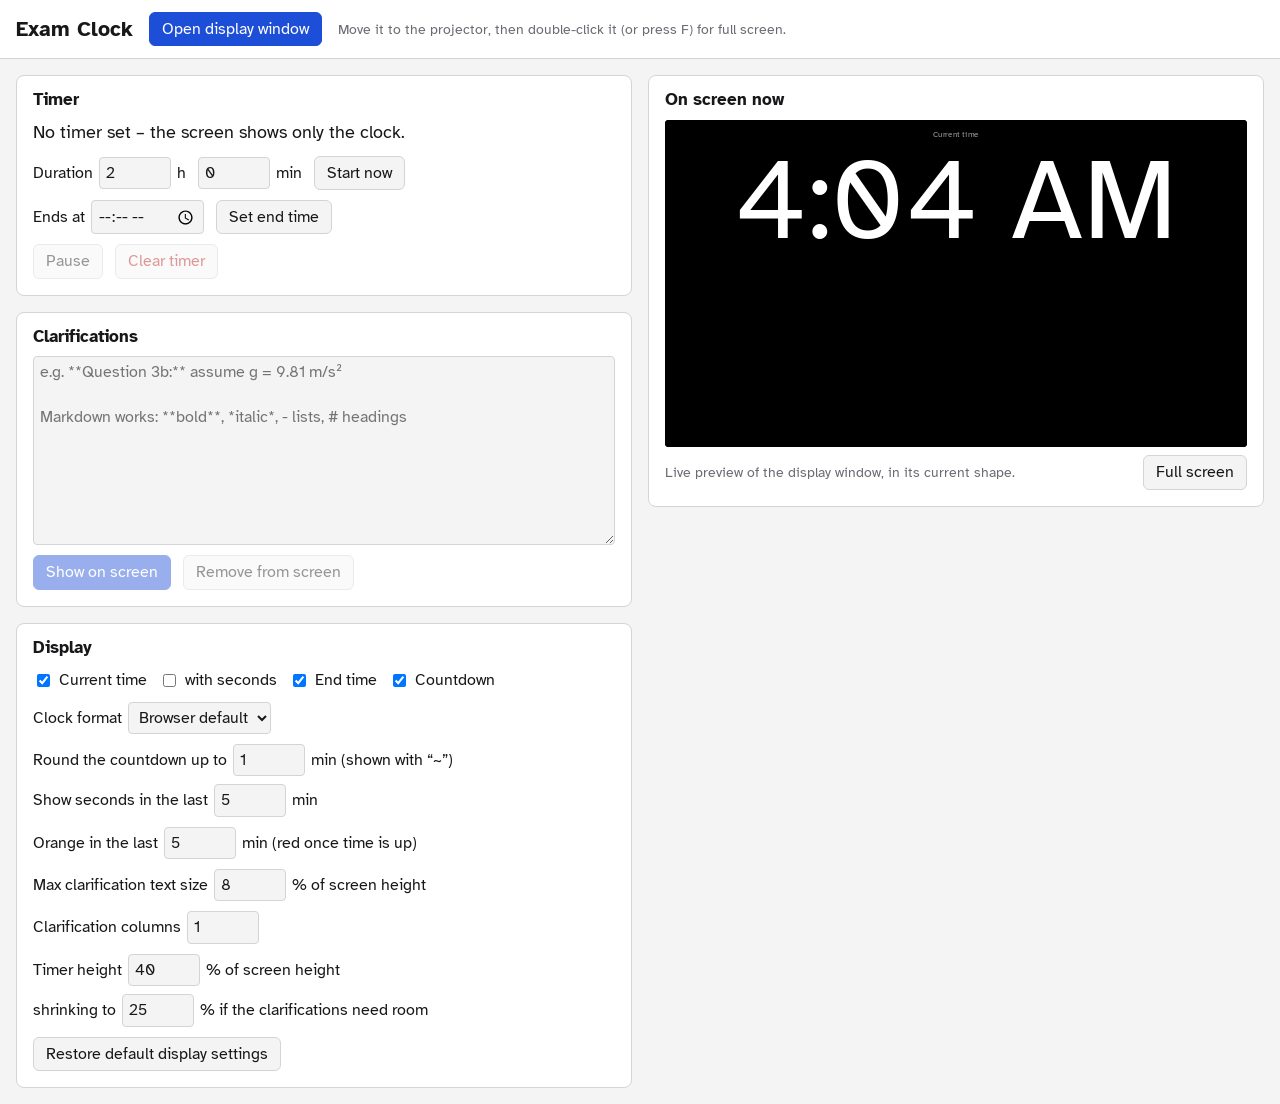
<file: index.html>
<!doctype html>
<html lang="en">
<head>
  <meta charset="utf-8">
  <meta name="viewport" content="width=device-width, initial-scale=1">
  <title>Exam Clock – Control panel</title>
  <link rel="preconnect" href="https://fonts.googleapis.com">
  <link rel="preconnect" href="https://fonts.gstatic.com" crossorigin>
  <link rel="stylesheet" href="https://fonts.googleapis.com/css2?family=Atkinson+Hyperlegible:wght@400;700&display=swap">
  <link rel="stylesheet" href="control.css">
</head>
<body>
  <header>
    <h1>Exam Clock</h1>
    <button id="openDisplay" class="primary">Open display window</button>
    <span class="hint" id="openHint">Move it to the projector, then double-click it (or press F) for full screen.</span>
    <span class="hint" id="popupBlocked" hidden>The browser blocked the pop-up. <a href="display.html" target="examClockDisplay">Open the display in a new tab</a> instead, or use “Full screen” on the preview.</span>
  </header>

  <main>
    <div class="controls">
      <section>
        <h2>Timer</h2>
        <p id="status" class="status">No timer set.</p>

        <form id="durationForm" class="row">
          <label>Duration
            <input id="durH" type="number" min="0" max="23" value="2" inputmode="numeric"> h
          </label>
          <label>
            <input id="durM" type="number" min="0" max="59" value="0" inputmode="numeric"> min
          </label>
          <button type="submit">Start now</button>
        </form>

        <form id="endForm" class="row">
          <label>Ends at <input id="endInput" type="time" required></label>
          <button type="submit">Set end time</button>
        </form>

        <div class="row">
          <button id="pause">Pause</button>
          <button id="reset" class="danger">Clear timer</button>
          <button id="undoClear" hidden>Undo</button>
        </div>
      </section>

      <section>
        <h2>Clarifications</h2>
        <textarea id="notes" rows="8" spellcheck="true"
          placeholder="e.g. **Question 3b:** assume g = 9.81 m/s²&#10;&#10;Markdown works: **bold**, *italic*, - lists, # headings"></textarea>
        <div class="row">
          <button id="publish" class="primary" title="Ctrl+Enter">Show on screen</button>
          <button id="unpublish">Remove from screen</button>
          <span id="notesStatus" class="hint"></span>
        </div>
      </section>

      <section>
        <h2>Display</h2>
        <div class="row">
          <label><input type="checkbox" data-setting="showClock"> Current time</label>
          <label><input type="checkbox" data-setting="clockSeconds"> with seconds</label>
          <label><input type="checkbox" data-setting="showEnd"> End time</label>
          <label><input type="checkbox" data-setting="showCountdown"> Countdown</label>
        </div>
        <div class="row">
          <label>Clock format
            <select data-setting="hourCycle">
              <option value="auto">Browser default</option>
              <option value="h23">24-hour</option>
              <option value="h12">12-hour</option>
            </select>
          </label>
        </div>
        <div class="row">
          <label>Round the countdown up to <input type="number" min="1" data-setting="roundMin"> min (shown with “~”)</label>
          <label>Show seconds in the last <input type="number" min="0" data-setting="secondsMin"> min</label>
        </div>
        <div class="row">
          <label>Orange in the last <input type="number" min="0" data-setting="orangeMin"> min (red once time is up)</label>
        </div>
        <div class="row">
          <label>Max clarification text size <input type="number" min="1" max="30" data-setting="notesMaxPct"> % of screen height</label>
        </div>
        <div class="row">
          <label>Clarification columns <input type="number" min="1" max="6" step="1" data-setting="notesColumns"></label>
        </div>
        <div class="row">
          <label>Timer height <input type="number" min="10" max="80" data-setting="timingPct"> % of screen height</label>
          <label>shrinking to <input type="number" min="10" max="80" data-setting="timingMinPct"> % if the clarifications need room</label>
        </div>
        <div class="row">
          <button id="resetSettings">Restore default display settings</button>
        </div>
      </section>
    </div>

    <aside>
      <h2>On screen now</h2>
      <div id="previewFrame"><iframe id="preview" src="display.html" title="Display preview" tabindex="-1"></iframe></div>
      <div class="preview-bar">
        <p class="hint">Live preview of the display window, in its current shape.</p>
        <button id="previewFullscreen" title="Useful when the projector mirrors this screen">Full screen</button>
      </div>
    </aside>
  </main>

  <script src="shared.js"></script>
  <script src="control.js"></script>
</body>
</html>
</file>
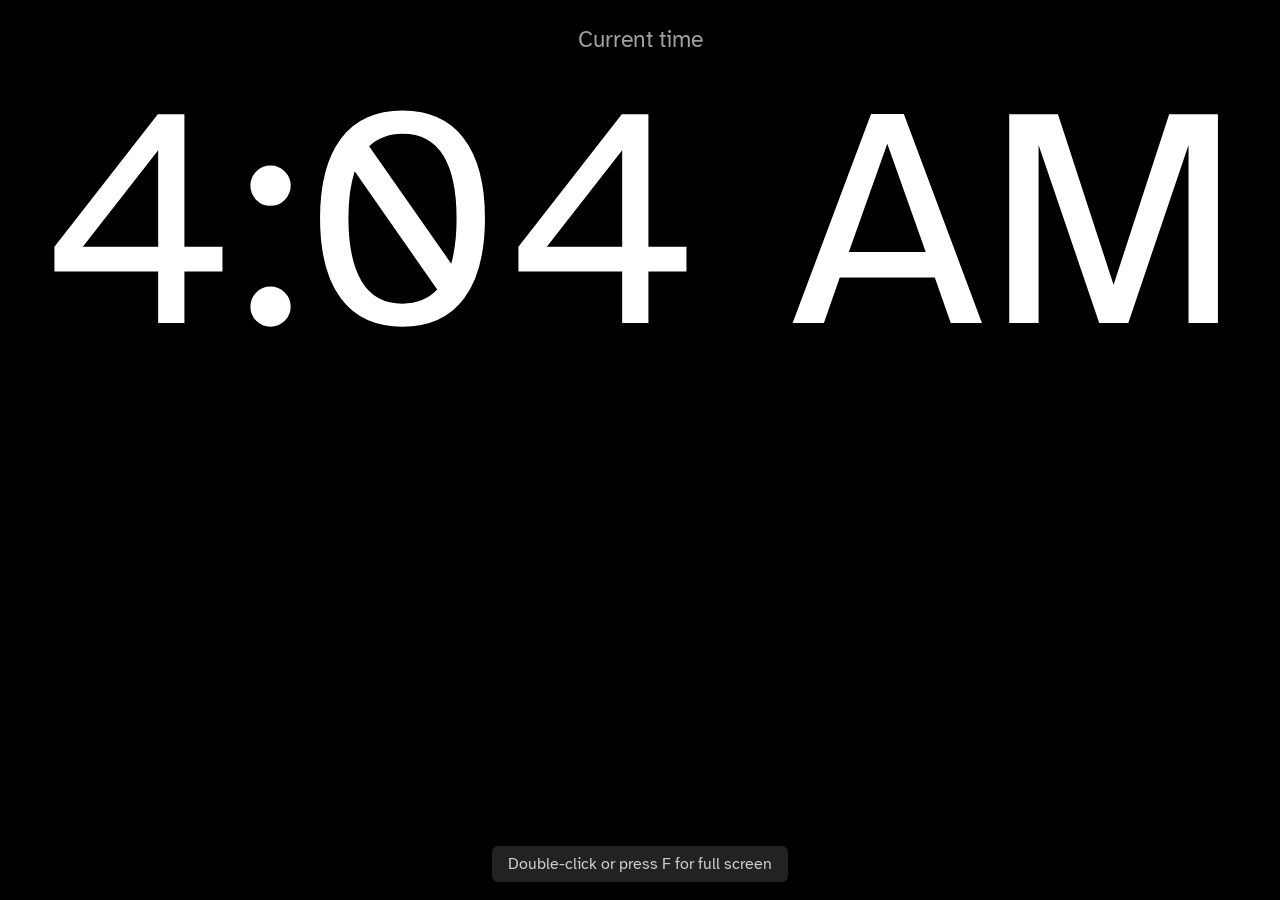
<file: display.html>
<!doctype html>
<html lang="en">
<head>
  <meta charset="utf-8">
  <meta name="viewport" content="width=device-width, initial-scale=1">
  <title>Exam Clock – Display</title>
  <link rel="preconnect" href="https://fonts.googleapis.com">
  <link rel="preconnect" href="https://fonts.gstatic.com" crossorigin>
  <link rel="stylesheet" href="https://fonts.googleapis.com/css2?family=Atkinson+Hyperlegible:ital,wght@0,400;0,700;1,400;1,700&display=swap">
  <link rel="stylesheet" href="display.css">
</head>
<body>
  <main id="screen">
    <section id="timing">
      <div class="box" id="clockBox">
        <div class="label">Current time</div>
        <div class="value"><span id="clock"></span></div>
      </div>
      <div class="box" id="countBox">
        <div class="label" id="countLabel">Time remaining</div>
        <div class="value"><span id="count"></span></div>
      </div>
      <div class="box" id="endBox">
        <div class="label" id="endLabel">Exam ends at</div>
        <div class="value"><span id="end"></span></div>
      </div>
    </section>
    <section id="notes">
      <div id="notesBody"><div id="notesInner"></div></div>
    </section>
  </main>
  <div id="hint">Double-click or press F for full screen</div>

  <script src="vendor/marked.min.js"></script>
  <script src="shared.js"></script>
  <script src="display.js"></script>
</body>
</html>
</file>
<file: control.css>
:root {
  color-scheme: light;
  --bg: #f4f4f5;
  --panel: #fff;
  --fg: #18181b;
  --muted: #6b6b73;
  --border: #d4d4d8;
  --accent: #1d4ed8;
  --on-accent: #fff;
  --danger: #b91c1c;
  --orange: #c2410c;
  --red: #dc2626;
}
/* Dark palette: follows the OS setting unless a theme is chosen explicitly. */
@media (prefers-color-scheme: dark) {
  :root:not([data-theme="light"]) {
    color-scheme: dark;
    --bg: #111113;
    --panel: #1c1c1f;
    --fg: #ececef;
    --muted: #9b9ba4;
    --border: #3a3a40;
    --accent: #3b82f6;
    --danger: #ef4444;
    --orange: #ff9f1a;
    --red: #ff4136;
  }
}
:root[data-theme="dark"] {
  color-scheme: dark;
  --bg: #111113;
  --panel: #1c1c1f;
  --fg: #ececef;
  --muted: #9b9ba4;
  --border: #3a3a40;
  --accent: #3b82f6;
  --danger: #ef4444;
  --orange: #ff9f1a;
  --red: #ff4136;
}

* { box-sizing: border-box; }

body {
  margin: 0;
  background: var(--bg);
  color: var(--fg);
  font: 16px/1.4 'Atkinson Hyperlegible', system-ui, sans-serif;
}

header {
  display: flex;
  flex-wrap: wrap;
  align-items: center;
  gap: 8px 16px;
  padding: 12px 16px;
  border-bottom: 1px solid var(--border);
  background: var(--panel);
}
header h1 { margin: 0; font-size: 1.3rem; }

main {
  display: grid;
  grid-template-columns: minmax(0, 1fr) minmax(0, 1fr);
  gap: 16px;
  padding: 16px;
  max-width: 1400px;
  margin: 0 auto;
}
@media (max-width: 900px) {
  main { grid-template-columns: minmax(0, 1fr); }
  aside { order: -1; }
}

.controls { display: flex; flex-direction: column; gap: 16px; }

section, aside {
  background: var(--panel);
  border: 1px solid var(--border);
  border-radius: 8px;
  padding: 12px 16px 16px;
}
aside { align-self: start; position: sticky; top: 16px; }
h2 { margin: 0 0 8px; font-size: 1.05rem; }

.row {
  display: flex;
  flex-wrap: wrap;
  align-items: center;
  gap: 8px 12px;
  margin-top: 10px;
}
.grow { flex: 1; display: flex; align-items: center; gap: 8px; }
label { display: inline-flex; align-items: center; gap: 6px; }

input, select, textarea, button {
  font: inherit;
  color: inherit;
}
input[type=number] { width: 4.5em; }
input[type=text], input[type=number], input[type=time], select, textarea {
  padding: 4px 6px;
  border: 1px solid var(--border);
  border-radius: 4px;
  background: var(--bg);
}
textarea { width: 100%; resize: vertical; display: block; }

button {
  padding: 5px 12px;
  border: 1px solid var(--border);
  border-radius: 6px;
  background: var(--bg);
  cursor: pointer;
}
button:hover:not(:disabled) { border-color: var(--accent); }
button:disabled { opacity: 0.45; cursor: default; }
button.primary { background: var(--accent); border-color: var(--accent); color: var(--on-accent); }
button:focus-visible, input:focus-visible, select:focus-visible, textarea:focus-visible {
  outline: 2px solid var(--accent);
  outline-offset: 2px;
}
button.confirming { background: var(--danger); border-color: var(--danger); color: var(--on-accent); }
button.danger { color: var(--danger); }

.hint { color: var(--muted); font-size: 0.9rem; }

.status { margin: 0; font-size: 1.15rem; font-variant-numeric: tabular-nums; }
.status strong { font-size: 1.4rem; }
.status.orange strong { color: var(--orange); }
.status.over strong { color: var(--red); }

#previewFrame {
  position: relative;
  overflow: hidden;
  background: #000;
  border-radius: 4px;
}
#preview {
  position: absolute;
  top: 0;
  left: 0;
  border: 0;
  transform-origin: 0 0;
  pointer-events: none;
}
/* Preview shown full screen: fill the screen at its real size. */
#previewFrame:fullscreen { border-radius: 0; }
#previewFrame:fullscreen #preview {
  width: 100% !important;
  height: 100% !important;
  transform: none !important;
}
.preview-bar { display: flex; flex-wrap: wrap; align-items: center; justify-content: space-between; gap: 8px; margin-top: 8px; }
.preview-bar .hint { margin: 0; }
</file>
<file: display.css>
:root {
  --fg: #fff;
  --muted: #a0a0a0;
  --orange: #ff9f1a;
  --red: #ff4136;
  --timing-h: 40%;
}

html, body {
  margin: 0;
  height: 100%;
  overflow: hidden;
  background: #000;
  color: var(--fg);
}

body {
  font-family: 'Atkinson Hyperlegible', system-ui, sans-serif;
  font-variant-numeric: tabular-nums;
}

body.idle { cursor: none; }

#screen {
  box-sizing: border-box;
  height: 100vh;
  display: flex;
  flex-direction: column;
  gap: 2vh;
  padding: 3vh 3vw;
}

/* The timer strip always reserves its space; the clarifications use the rest. */
#timing {
  flex: 0 0 var(--timing-h);
  min-height: 0;
  display: grid;
  gap: 2vh 4vw;
}

.box {
  display: flex;
  flex-direction: column;
  min-width: 0;
  min-height: 0;
}
.box[hidden] { display: none; }

.label {
  flex: none;
  color: var(--muted);
  font-size: 2.5vh;
  line-height: 1.2;
  text-align: center;
  white-space: nowrap;
  overflow: hidden;
  text-overflow: ellipsis;
}

.value {
  flex: 1 1 0;
  min-height: 0;
  display: flex;
  align-items: center;
  justify-content: center;
  overflow: hidden;
}
.value span {
  line-height: 1.05;
  white-space: nowrap;
}

#count { font-weight: 700; }
#countBox .value { transition: color 2s; }
#countBox.orange .value { color: var(--orange); }
#countBox.over .value { color: var(--red); }
#countBox.over .label { color: var(--red); }
#countBox.paused .value { opacity: 0.55; }

#notes {
  flex: 1 1 0;
  min-height: 0;
  display: flex;
  flex-direction: column;
  border-top: 0.3vh solid #444;
  padding-top: 1.5vh;
}
body:not(.has-notes) #notes { display: none; }

#notesBody {
  flex: 1 1 0;
  min-height: 0;
  overflow: hidden;
}

#notesInner {
  line-height: 1.3;
  overflow-wrap: anywhere;
  column-gap: 3vw; /* column-count is set from the notesColumns setting */
}
#notesInner pre,
#notesInner table,
#notesInner blockquote,
#notesInner img { break-inside: avoid; }
#notesInner h1, #notesInner h2, #notesInner h3,
#notesInner h4, #notesInner h5, #notesInner h6 { break-after: avoid; }
#notesInner > :first-child { margin-top: 0; }
#notesInner > :last-child { margin-bottom: 0; }
#notesInner p,
#notesInner ul,
#notesInner ol,
#notesInner blockquote,
#notesInner pre,
#notesInner table { margin: 0 0 0.45em; }
#notesInner h1, #notesInner h2, #notesInner h3,
#notesInner h4, #notesInner h5, #notesInner h6 { margin: 0 0 0.3em; line-height: 1.15; }
#notesInner h1 { font-size: 1.45em; }
#notesInner h2 { font-size: 1.25em; }
#notesInner h3 { font-size: 1.1em; }
#notesInner h4, #notesInner h5, #notesInner h6 { font-size: 1em; }
#notesInner ul, #notesInner ol { padding-left: 1.3em; }
#notesInner li + li { margin-top: 0.15em; }
#notesInner li > p { margin: 0; }
#notesInner strong { color: #fff; }
#notesInner em { color: #ffe9a8; }
#notesInner code {
  font-family: ui-monospace, Menlo, Consolas, monospace;
  background: #222;
  padding: 0 0.2em;
  border-radius: 0.15em;
}
#notesInner pre { background: #222; padding: 0.3em 0.5em; white-space: pre-wrap; }
#notesInner pre code { padding: 0; }
#notesInner blockquote { border-left: 0.2em solid #666; padding-left: 0.6em; color: #ddd; }
#notesInner hr { border: 0; border-top: 0.08em solid #555; margin: 0.5em 0; }
#notesInner table { border-collapse: collapse; }
#notesInner th, #notesInner td { border: 0.06em solid #555; padding: 0.1em 0.4em; }
#notesInner a { color: inherit; }
#notesInner img { max-width: 100%; }

#hint {
  position: fixed;
  left: 50%;
  bottom: 2vh;
  transform: translateX(-50%);
  padding: 0.5em 1em;
  border-radius: 0.4em;
  background: #222;
  color: #ccc;
  font-size: 16px;
  opacity: 0;
  pointer-events: none;
  transition: opacity 0.5s;
}
#hint.visible { opacity: 1; }
</file>
